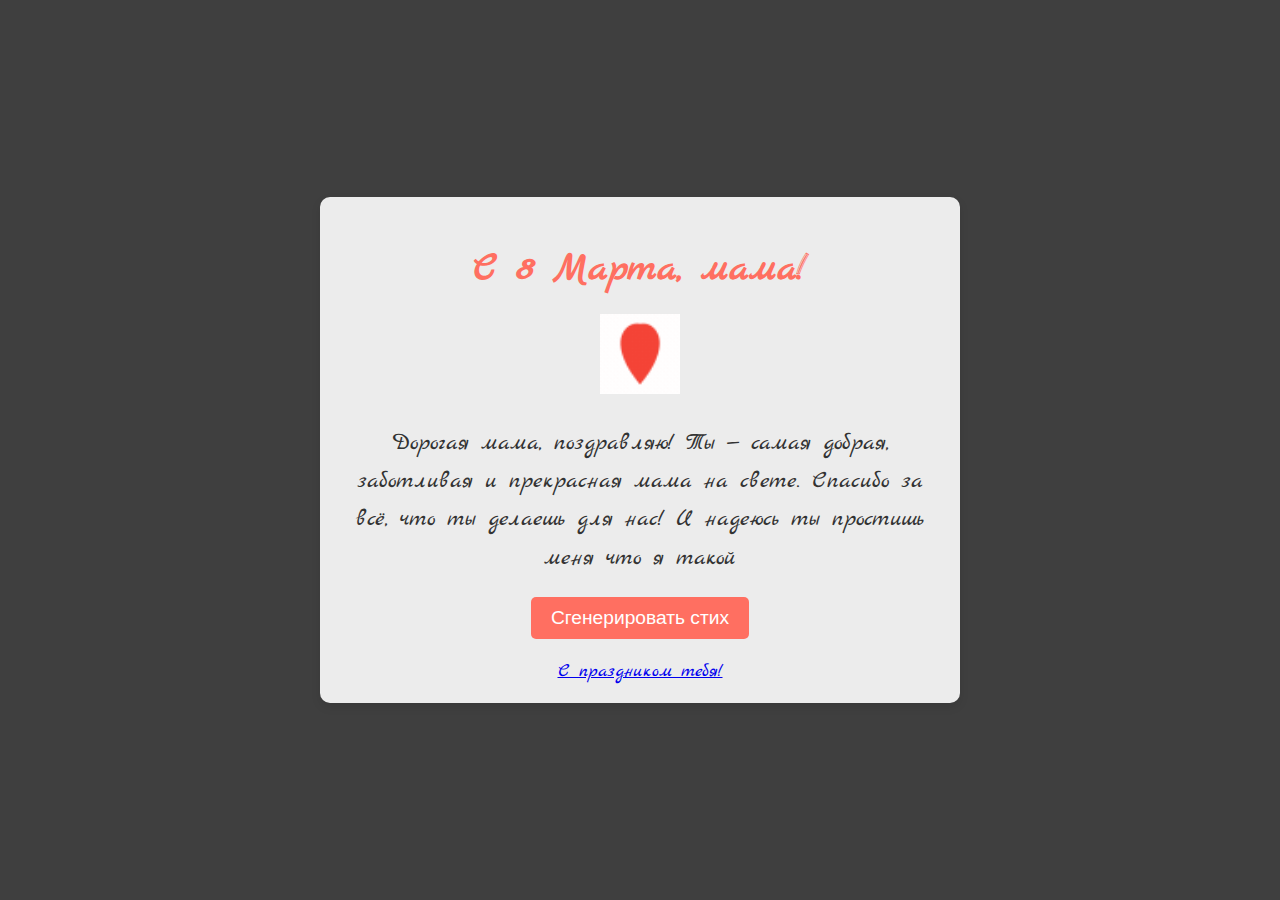
<file: index.html>
<!DOCTYPE html>
<html lang="ru">
<head>
    <meta charset="UTF-8">
    <meta name="viewport" content="width=device-width, initial-scale=1.0">
    <title>С 8 Марта, мама!</title>
    <link rel="stylesheet" href="css/styles.css">
    <link rel="stylesheet" href="css/animations.css">
    <link rel="stylesheet" href="https://fonts.googleapis.com/css2?family=Marck+Script&display=swap">
    <link rel="icon" href="images/icons/heart.png" type="image/png">
</head>
<body>
    <div class="container">
        <header>
            <h1>С 8 Марта, мама!</h1>
        </header>

        <main>
            <div class="heart-icon">
                <a href="/8march.html">
                    <img src="/img/icons8-сердце.png" alt="Сердце">
                  </a>
            </div>

            <section class="congratulations">
                <p>Дорогая мама, поздравляю! Ты — самая добрая, заботливая и прекрасная мама на свете. Спасибо за всё, что ты делаешь для нас! И надеюсь ты простишь меня что я такой </p>
            </section>

            <button onclick="generatePoem()" class="btn">Сгенерировать стих</button>
        </main>

        <footer>
            <a href="/heart.html" class="ready-text" id="readyText">С праздником тебя!</a>
        </footer>
    </div>

    <!-- Модальное окно для стихов -->
    <div id="poem-modal" class="modal">
        <div class="modal-content">
            <span class="close-btn">&times;</span>
            <h2>Ваши стихи</h2>
            <div id="poem-list"></div>
        </div>
    </div>

    <script src="js/interactive.js"></script>
</body>
</html>
</file>
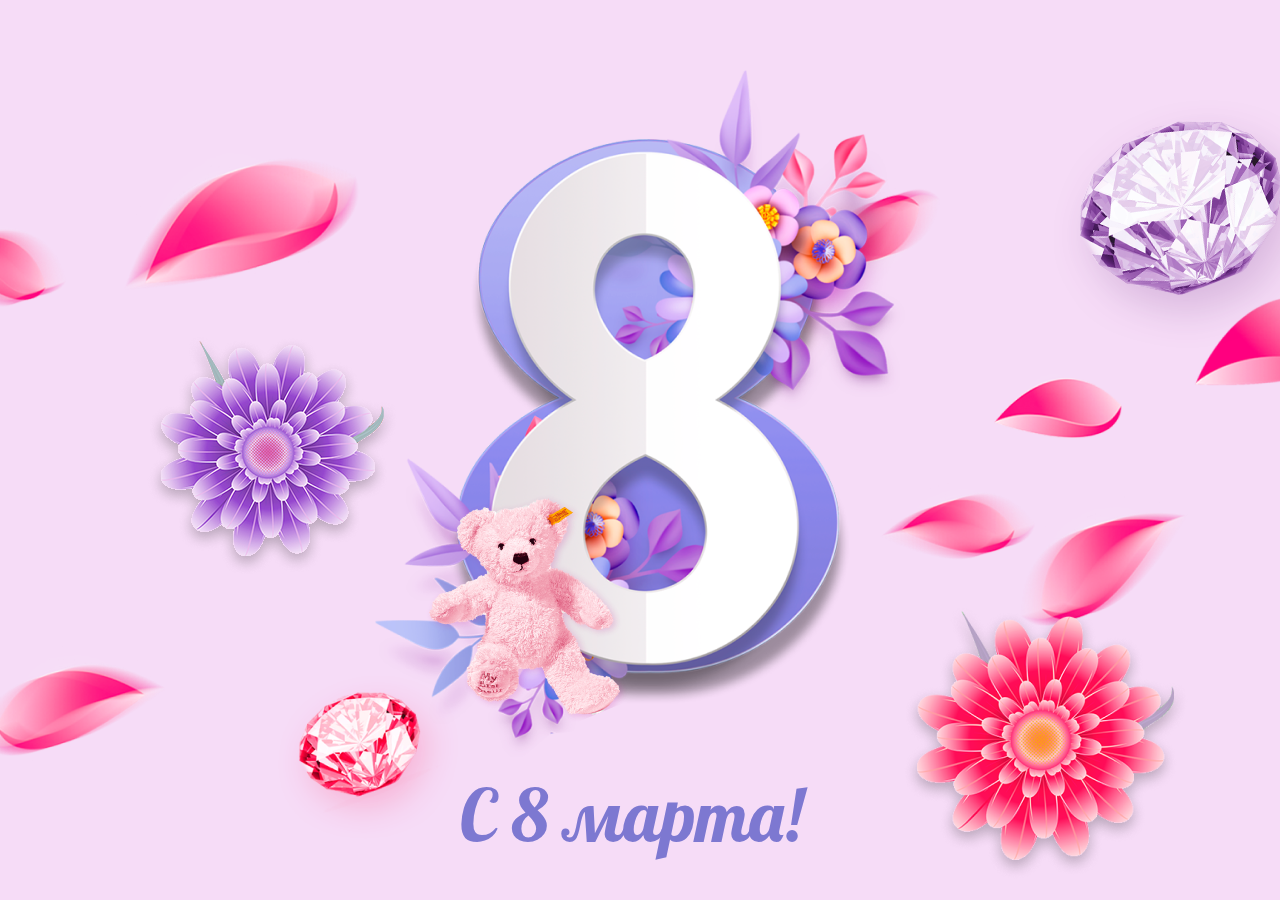
<file: 8-march-main/index.html>
<!DOCTYPE html>
<html lang="ru">
<head>
	<meta charset="UTF-8">
	<meta http-equiv="X-UA-Compatible" content="IE=edge">
	<meta name="viewport" content="width=device-width, initial-scale=1.0">
	<link rel="preconnect" href="https://fonts.googleapis.com">
	<link rel="preconnect" href="https://fonts.gstatic.com" crossorigin>
	<link href="https://fonts.googleapis.com/css2?family=Lobster&display=swap" rel="stylesheet">	
	<link rel="stylesheet" href="css/main.css">
	<title>С 8 марта!</title>
</head>
<body>
	<section id="main">
		<div class="wrapper">
			<div class="row">
				<img data-speed="1" src="assets/img/falling-rose-petals.png" alt="falling-rose-petals" 
				class="parallax petlas">
				<img data-speed="2" src="assets/img/8-march.png" alt="8-march" 
				class="parallax march8">
				<img data-speed="3" src="assets/img/bear.png" alt="bear" 
				class="parallax bear">
				<img data-speed="4" src="assets/img/flower-violet.png" alt="flower-violet" 
				class="parallax flowerviolet">
				<img data-speed="5" src="assets/img/flower.png" alt="flower" 
				class="parallax flower">
				<img data-speed="6" src="assets/img/diamond-violet.png" alt="diamond-violet" 
				class="parallax diamondviolet">
				<img data-speed="7" src="assets/img/diamond.png" alt="diamond" 
				class="parallax diamond">
				<div data-speed="1" class="parallax text">
					С 8 марта!
				</div>
			</div>
		</div>
	</section>

	<script src="js/main.js"></script>
</body>
</html>
</file>
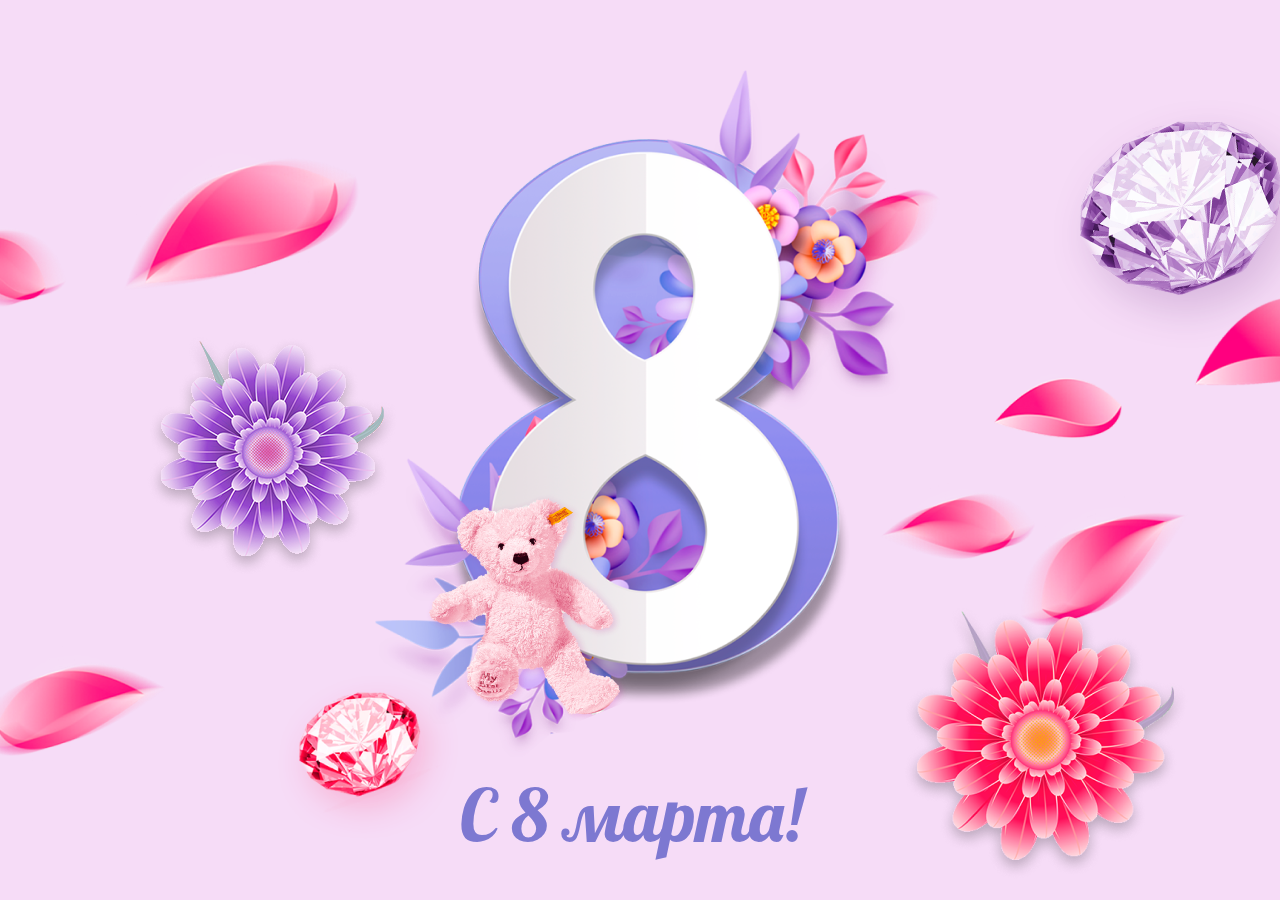
<file: 8march.html>
<!DOCTYPE html>
<html lang="ru">
<head>
	<meta charset="UTF-8">
	<meta http-equiv="X-UA-Compatible" content="IE=edge">
	<meta name="viewport" content="width=device-width, initial-scale=1.0">
	<link rel="preconnect" href="https://fonts.googleapis.com">
	<link rel="preconnect" href="https://fonts.gstatic.com" crossorigin>
	<link href="https://fonts.googleapis.com/css2?family=Lobster&display=swap" rel="stylesheet">	
	<link rel="stylesheet" href="css/main.css">
	<title>С 8 марта!</title>
</head>
<body>
	<section id="main">
		<div class="wrapper">
			<div class="row">
				<img data-speed="1" src="/img/falling-rose-petals.png" alt="falling-rose-petals" 
				class="parallax petlas">
				<img data-speed="2" src="/img/8-march.png" alt="8-march" 
				class="parallax march8">
				<img data-speed="3" src="/img/bear.png" alt="bear" 
				class="parallax bear">
				<img data-speed="4" src="/img/flower-violet.png" alt="flower-violet" 
				class="parallax flowerviolet">
				<img data-speed="5" src="/img/flower.png" alt="flower" 
				class="parallax flower">
				<img data-speed="6" src="/img/diamond-violet.png" alt="diamond-violet" 
				class="parallax diamondviolet">
				<img data-speed="7" src="/img/diamond.png" alt="diamond" 
				class="parallax diamond">
				<div data-speed="1" class="parallax text">
					С 8 марта!
				</div>
			</div>
		</div>
	</section>

	<script src="js/main.js"></script>
</body>
</html>
</file>
<file: css/styles.css>
body {
    font-family: 'Marck Script', cursive;
    background-color: #3f3f3f;
    color: #333;
    text-align: center;
    margin: 0;
    padding: 0;
    display: flex;
    justify-content: center;
    align-items: center;
    height: 100vh;
}

.container {
    max-width: 600px;
    padding: 20px;
    background-color: rgba(255, 255, 255, 0.9);
    border-radius: 10px;
    box-shadow: 0 4px 10px rgba(0, 0, 0, 0.1);
}

header h1 {
    font-size: 2.5rem;
    margin-bottom: 20px;
    color: #ff6f61;
}

.heart-icon {
    margin: 20px 0;
    animation: float 3s ease-in-out infinite;
}

.heart-icon img {
    width: 80px;
    height: 80px;
}

.congratulations p {
    font-size: 1.5rem;
    line-height: 1.6;
    margin-bottom: 20px;
}

.btn {
    display: inline-block;
    padding: 10px 20px;
    background-color: #ff6f61;
    color: white;
    text-decoration: none;
    border-radius: 5px;
    font-size: 1.2rem;
    border: none;
    cursor: pointer;
    transition: background-color 0.3s ease;
}

.btn:hover {
    background-color: #ff3b2f;
    transform: scale(1.05);
}

footer {
    margin-top: 20px;
    font-size: 1.2rem;
    color: #666;
}

@keyframes float {
    0% { transform: translateY(0); }
    50% { transform: translateY(-10px); }
    100% { transform: translateY(0); }
}

/* Стили для модального окна */
.modal {
    display: none;
    position: fixed;
    top: 0;
    left: 0;
    width: 100%;
    height: 100%;
    background-color: rgba(0, 0, 0, 0.5);
    justify-content: center;
    align-items: center;
    z-index: 1000;
}

.modal-content {
    background-color: rgb(75, 75, 75);
    padding: 20px;
    border-radius: 10px;
    width: 90%;
    max-width: 500px;
    box-shadow: 0 4px 10px rgba(0, 0, 0, 0.2);
    position: relative;
    animation: fadeIn 0.5s ease-in-out;
}

.close-btn {
    position: absolute;
    top: 10px;
    right: 10px;
    font-size: 1.5rem;
    cursor: pointer;
    color: #666;
}

.close-btn:hover {
    color: #ff6f61;
}

#poem-list {
    margin-top: 20px;
    font-size: 1.2rem;
    line-height: 1.6;
    text-align: left;
}

/* Анимация появления модального окна */
@keyframes fadeIn {
    0% { opacity: 0; transform: translateY(-20px); }
    100% { opacity: 1; transform: translateY(0); }
}
</file>
<file: css/animations.css>
@keyframes fadeIn {
    0% { opacity: 0; }
    100% { opacity: 1; }
}

.container {
    animation: fadeIn 2s ease-in-out;
}
</file>
<file: 8-march-main/css/main.css>
* {
	margin: 0;
	padding: 0;
	box-sizing: border-box;
}

html, body {
	color: rgba(125, 120, 209, 1);
	font-family: 'Lobster', cursive;
	font-size: 72px;
	background: #F6DCF7;
}

.wrapper {
	margin: 0 auto;
	max-width: 1200px;
}

.row {
	position: relative;
	height: 100vh;
}

.parallax {
	position: absolute;
	top: 50%;
	left: 50%;
}

.petlas {
	margin: -313px 0 0 -720px;
}

.march8 {
	margin: -380px 0 0 -265px;
}

.bear {
	margin: 20px 0 0 -246px;	
}

.flowerviolet {
	margin: -118px 0 0 -494px;		
}

.flower {
	margin: 152px 0 0 262px;			
}

.diamondviolet {
	margin: -350px 0 0 414px;		
}

.diamond {
	margin: 226px 0 0 -362px;		
}

.text {
	margin: 320px 0 0 -180px;
	text-align: center;
}

@media (max-width: 700px) {
	body {
		font-size: 36px;
	}

	.row {
		overflow: hidden;
	}

	.petlas {
		margin: -216px 0 0 -308px;
		width: 720px;
	}

	.march8 {
		margin: -220px 0 0 -144px;
		width: 265px;
	}

	.bear {
		margin: -5px 0 0 -140px;	
		width: 130.5px;
	}

	.flowerviolet {
		margin: 162px 0 0 76px;		
		width: 126.5px;
	}

	.flower {
		margin: -378px 0 0 -156px;
		width: 143.5px;
	}

	.diamondviolet {
		margin: -310px 0 0 42px;	
		width: 138px;
	}

	.diamond {
		margin: 114px 0 0 -190px;		
		width: 60px;
	}
	
	.text {
		margin: 140px 0 0 -90px;	
	}
}
</file>
<file: css/main.css>
* {
	margin: 0;
	padding: 0;
	box-sizing: border-box;
}

html, body {
	color: rgba(125, 120, 209, 1);
	font-family: 'Lobster', cursive;
	font-size: 72px;
	background: #F6DCF7;
}

.wrapper {
	margin: 0 auto;
	max-width: 1200px;
}

.row {
	position: relative;
	height: 100vh;
}

.parallax {
	position: absolute;
	top: 50%;
	left: 50%;
}

.petlas {
	margin: -313px 0 0 -720px;
}

.march8 {
	margin: -380px 0 0 -265px;
}

.bear {
	margin: 20px 0 0 -246px;	
}

.flowerviolet {
	margin: -118px 0 0 -494px;		
}

.flower {
	margin: 152px 0 0 262px;			
}

.diamondviolet {
	margin: -350px 0 0 414px;		
}

.diamond {
	margin: 226px 0 0 -362px;		
}

.text {
	margin: 320px 0 0 -180px;
	text-align: center;
}

@media (max-width: 700px) {
	body {
		font-size: 36px;
	}

	.row {
		overflow: hidden;
	}

	.petlas {
		margin: -216px 0 0 -308px;
		width: 720px;
	}

	.march8 {
		margin: -220px 0 0 -144px;
		width: 265px;
	}

	.bear {
		margin: -5px 0 0 -140px;	
		width: 130.5px;
	}

	.flowerviolet {
		margin: 162px 0 0 76px;		
		width: 126.5px;
	}

	.flower {
		margin: -378px 0 0 -156px;
		width: 143.5px;
	}

	.diamondviolet {
		margin: -310px 0 0 42px;	
		width: 138px;
	}

	.diamond {
		margin: 114px 0 0 -190px;		
		width: 60px;
	}
	
	.text {
		margin: 140px 0 0 -90px;	
	}
}
</file>
